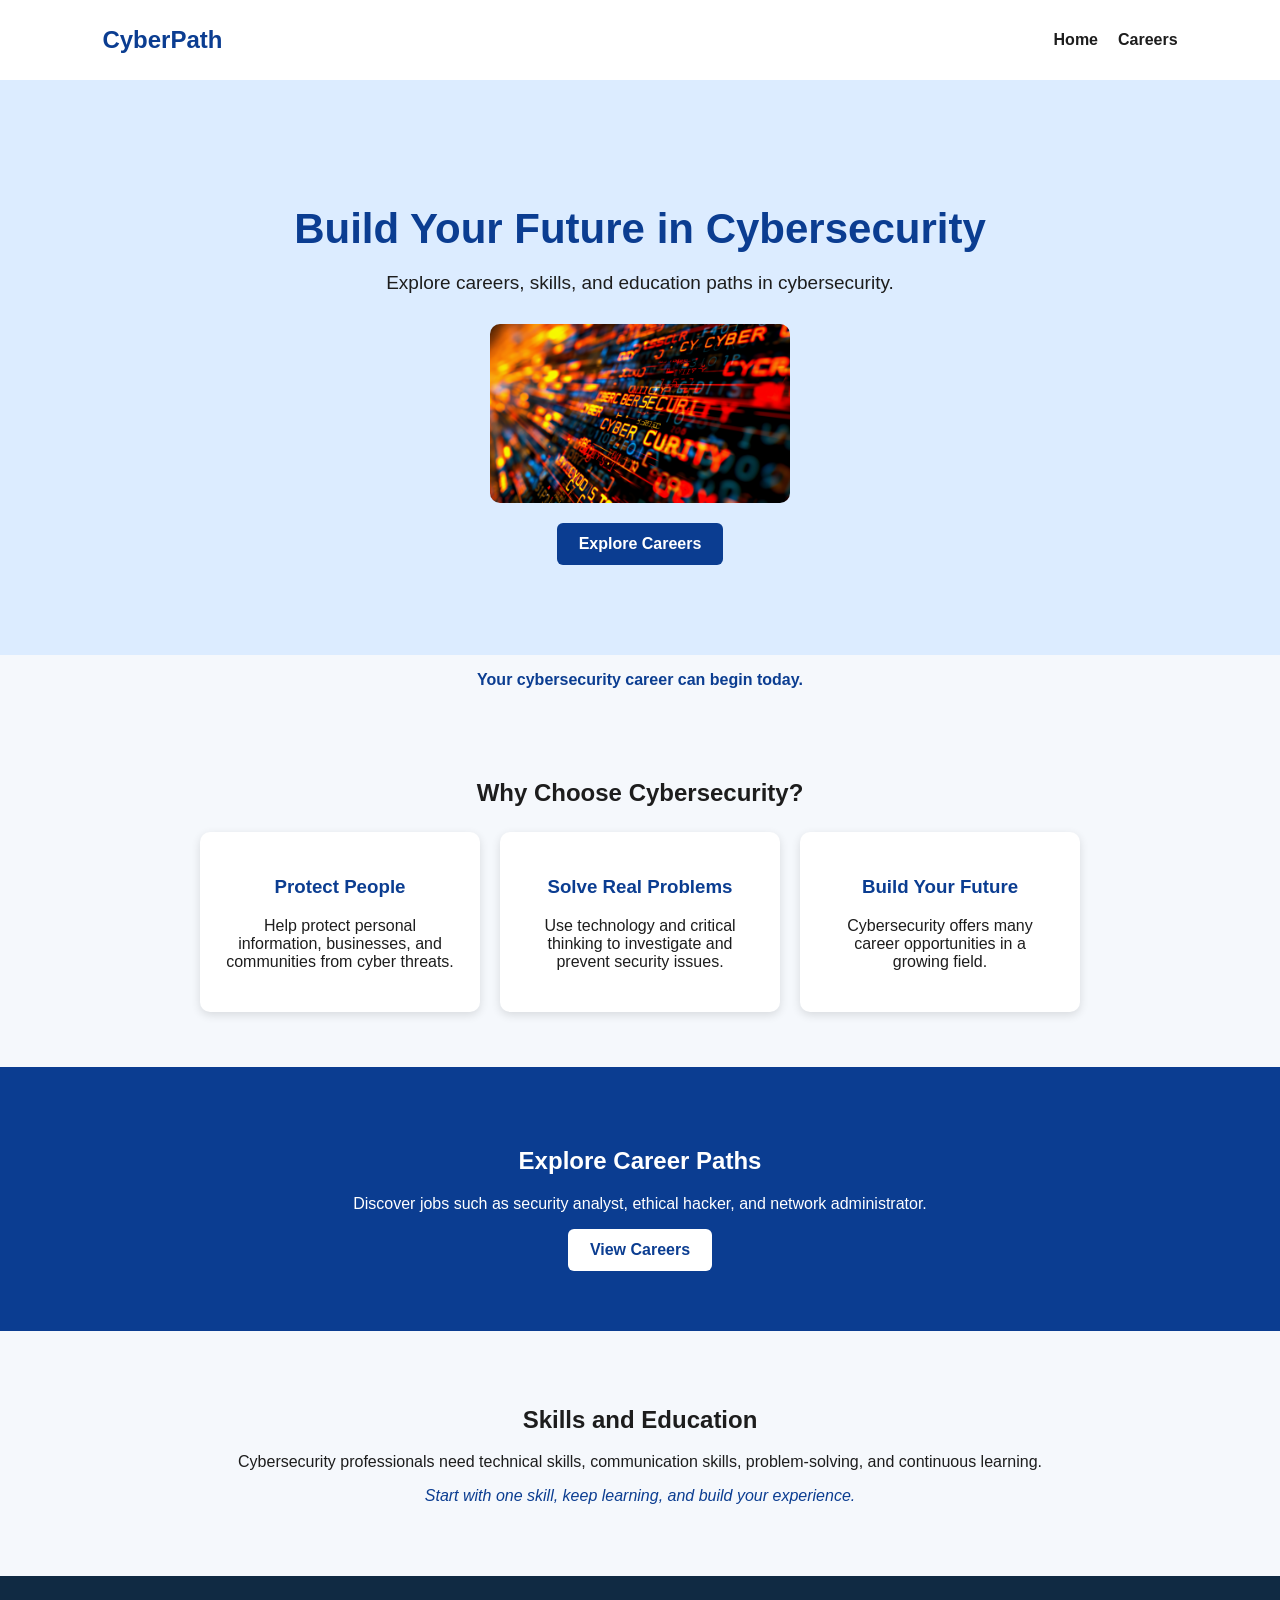
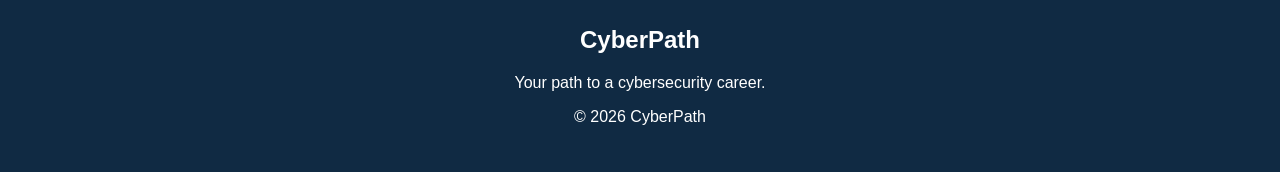
<file: index.html>
<!DOCTYPE html>
<html lang="en">
<head>
  <!-- Author: Cameron Sulton -->
  <meta charset="UTF-8">
  <meta name="viewport" content="width=device-width, initial-scale=1.0">
  <title>CyberPath | Home</title>
  <link rel="stylesheet" href="style.css">

  <style>
    /* Internal CSS required by the assignment */
    .welcome-message {
      color: #0b3d91;
      text-align: center;
      font-weight: bold;
    }
  </style>
</head>

<body>
  <header>
    <nav>
      <h1>CyberPath</h1>
      <ul>
        <li><a href="index.html">Home</a></li>
        <li><a href="careers.html">Careers</a></li>
      </ul>
    </nav>
  </header>

  <main>
    
      <section class="hero">
  <h2>Build Your Future in Cybersecurity</h2>
  <p>Explore careers, skills, and education paths in cybersecurity.</p>

  <img src="images/cybersecurity.jpeg" alt="Cybersecurity programming code on a screen">

  <a class="button" href="careers.html">Explore Careers</a>
</section>

    <p class="welcome-message">Your cybersecurity career can begin today.</p>

    <section class="why-section">
      <h2>Why Choose Cybersecurity?</h2>

      <div class="card-container">
        <article class="card">
          <h3>Protect People</h3>
          <p>Help protect personal information, businesses, and communities from cyber threats.</p>
        </article>

        <article class="card">
          <h3>Solve Real Problems</h3>
          <p>Use technology and critical thinking to investigate and prevent security issues.</p>
        </article>

        <article class="card">
          <h3>Build Your Future</h3>
          <p>Cybersecurity offers many career opportunities in a growing field.</p>
        </article>
      </div>
    </section>

    <section class="career-banner">
      <h2>Explore Career Paths</h2>
      <p>Discover jobs such as security analyst, ethical hacker, and network administrator.</p>
      <a class="button light-button" href="careers.html">View Careers</a>
    </section>

    <section class="skills-section">
      <h2>Skills and Education</h2>
      <p>Cybersecurity professionals need technical skills, communication skills, problem-solving, and continuous learning.</p>

      <p style="color: #0b3d91; font-style: italic;">
        Start with one skill, keep learning, and build your experience.
      </p>
    </section>
  </main>

  <footer>
    <h2>CyberPath</h2>
    <p>Your path to a cybersecurity career.</p>
    <p>&copy; 2026 CyberPath</p>
  </footer>
</body>
</html>
</file>
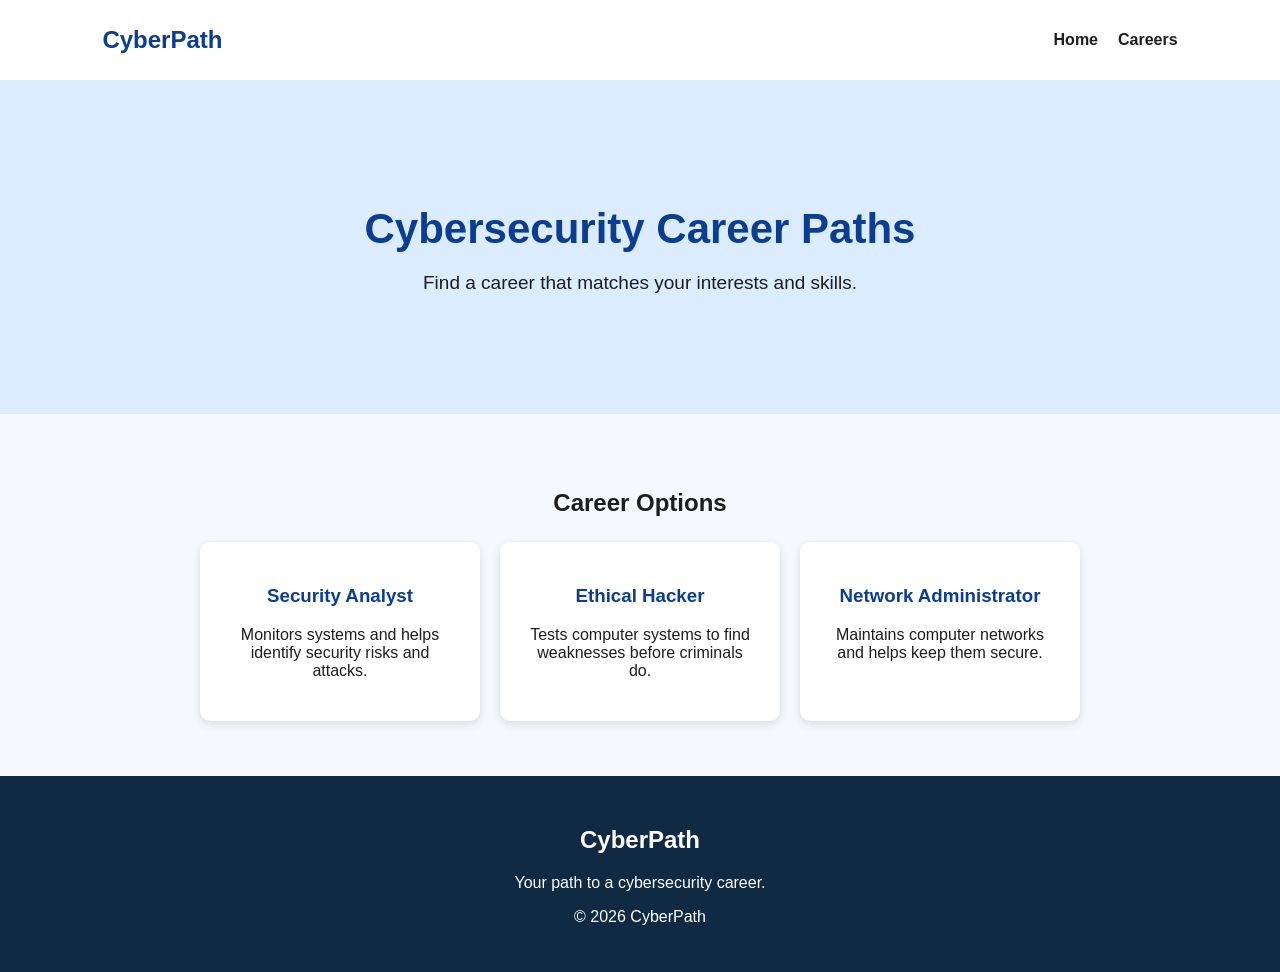
<file: careers.html>
<!DOCTYPE html>
<html lang="en">
<head>
  <!-- Author: Cameron Sulton -->
  <meta charset="UTF-8">
  <meta name="viewport" content="width=device-width, initial-scale=1.0">
  <title>CyberPath | Careers</title>
  <link rel="stylesheet" href="style.css">
</head>

<body>
  <header>
    <nav>
      <h1>CyberPath</h1>
      <ul>
        <li><a href="index.html">Home</a></li>
        <li><a href="careers.html">Careers</a></li>
      </ul>
    </nav>
  </header>

  <main>
    <section class="hero">
      <h2>Cybersecurity Career Paths</h2>
      <p>Find a career that matches your interests and skills.</p>
    </section>

    <section class="why-section">
      <h2>Career Options</h2>

      <div class="card-container">
        <article class="card">
          <h3>Security Analyst</h3>
          <p>Monitors systems and helps identify security risks and attacks.</p>
        </article>

        <article class="card">
          <h3>Ethical Hacker</h3>
          <p>Tests computer systems to find weaknesses before criminals do.</p>
        </article>

        <article class="card">
          <h3>Network Administrator</h3>
          <p>Maintains computer networks and helps keep them secure.</p>
        </article>
      </div>
    </section>
  </main>

  <footer>
    <h2>CyberPath</h2>
    <p>Your path to a cybersecurity career.</p>
    <p>&copy; 2026 CyberPath</p>
  </footer>
</body>
</html>
</file>
<file: style.css>
* {
  box-sizing: border-box;
}

body {
  margin: 0;
  font-family: Arial, Helvetica, sans-serif;
  color: #1d1d1d;
  background-color: #f5f8fc;
}

header {
  background-color: white;
  padding: 15px 8%;
}

nav {
  display: flex;
  justify-content: space-between;
  align-items: center;
}

nav h1 {
  color: #0b3d91;
  margin: 0;
}

nav ul {
  display: flex;
  list-style: none;
  gap: 20px;
  padding: 0;
}

nav a {
  color: #1d1d1d;
  font-weight: bold;
  text-decoration: none;
}

.hero {
  background-color: #dcecff;
  padding: 90px 8%;
  text-align: center;
}

.hero h2 {
  color: #0b3d91;
  font-size: 42px;
  margin-bottom: 15px;
}

.hero p {
  font-size: 19px;
  margin-bottom: 30px;
}

.button {
  display: inline-block;
  background-color: #0b3d91;
  color: white;
  padding: 12px 22px;
  border-radius: 6px;
  text-decoration: none;
  font-weight: bold;
}

.why-section,
.skills-section {
  padding: 55px 8%;
  text-align: center;
}

.card-container {
  display: flex;
  justify-content: center;
  gap: 20px;
  flex-wrap: wrap;
  margin-top: 25px;
}

.card {
  width: 280px;
  background-color: white;
  padding: 25px;
  border-radius: 10px;
  box-shadow: 0 3px 10px rgba(0, 0, 0, 0.12);
}

.card h3 {
  color: #0b3d91;
}

.career-banner {
  background-color: #0b3d91;
  color: white;
  padding: 60px 8%;
  text-align: center;
}

.light-button {
  background-color: white;
  color: #0b3d91;
}

footer {
  background-color: #102a43;
  color: white;
  text-align: center;
  padding: 30px;
}

@media (max-width: 600px) {
  nav {
    flex-direction: column;
  }

  .hero h2 {
    font-size: 32px;
  }
}

.hero img {
  width: 300px;
  max-width: 100%;
  margin: 20px auto;
  display: block;
  border-radius: 10px;
}
</file>
